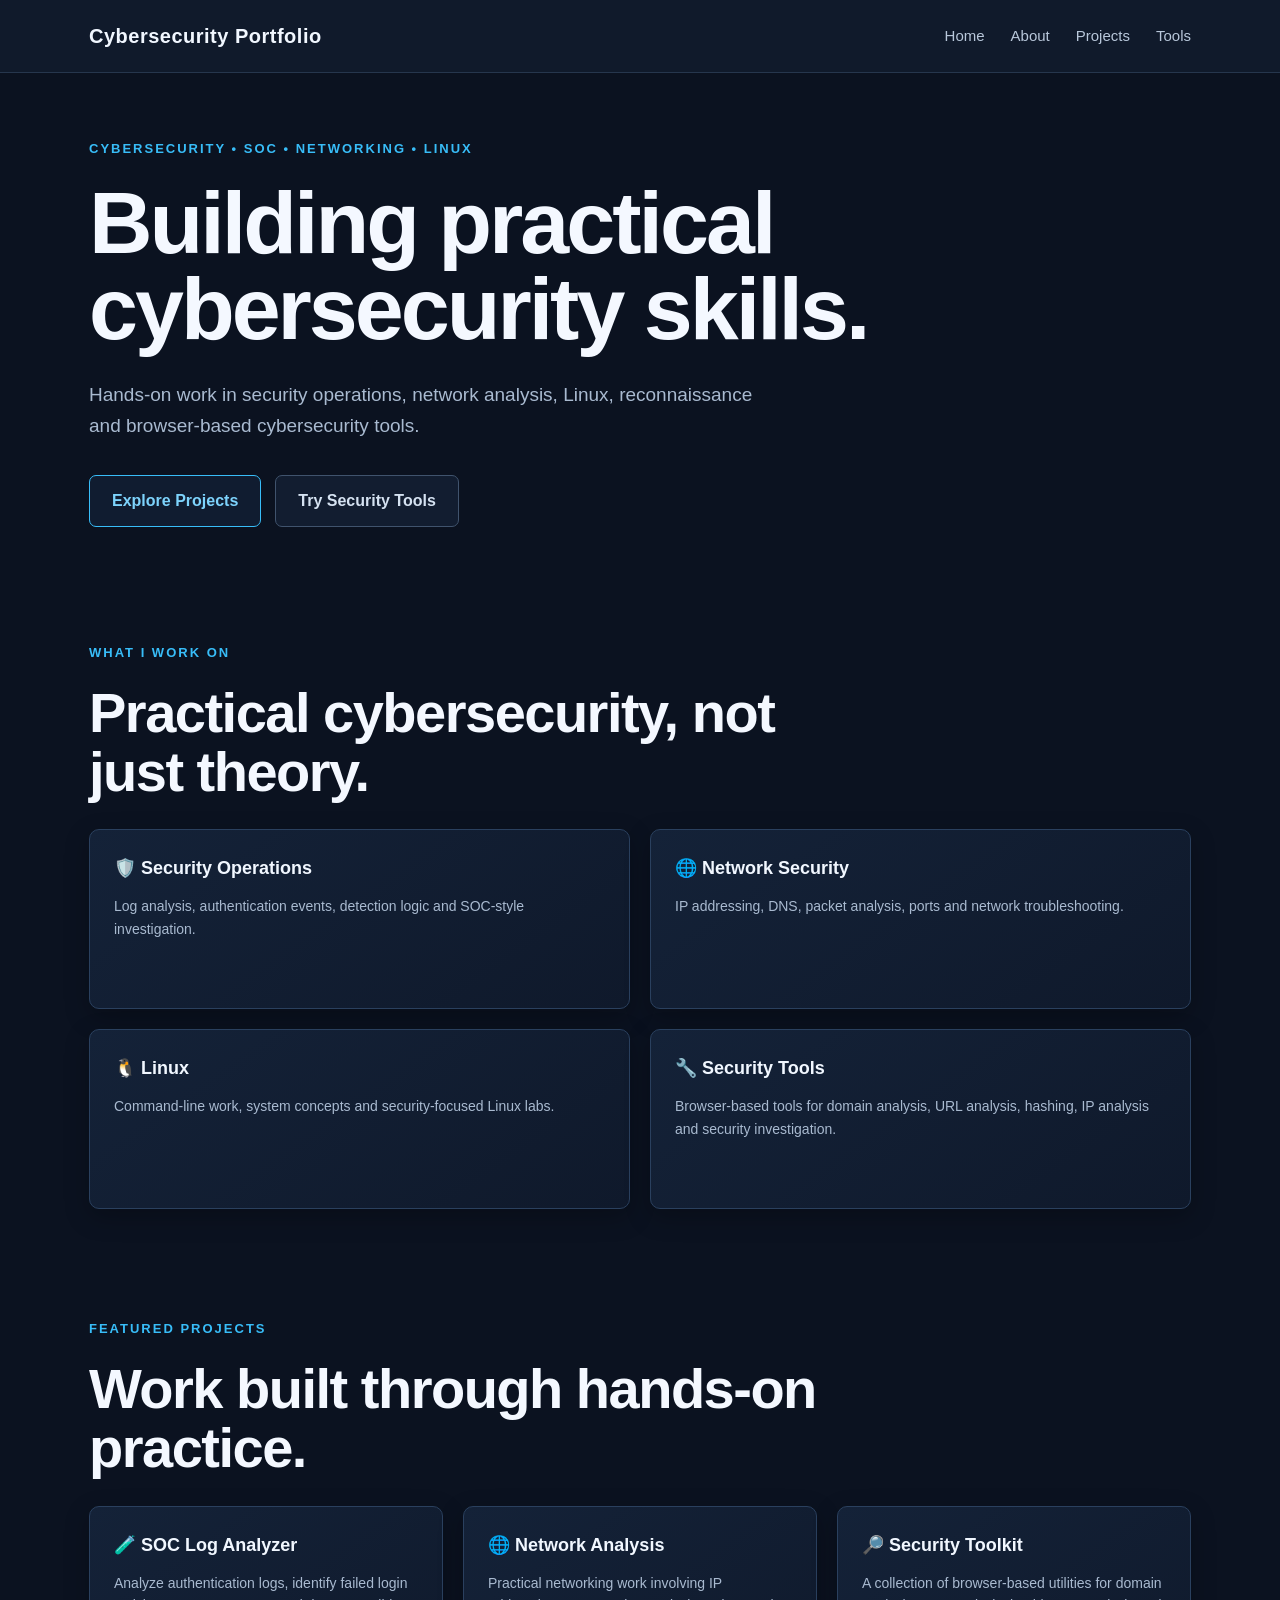
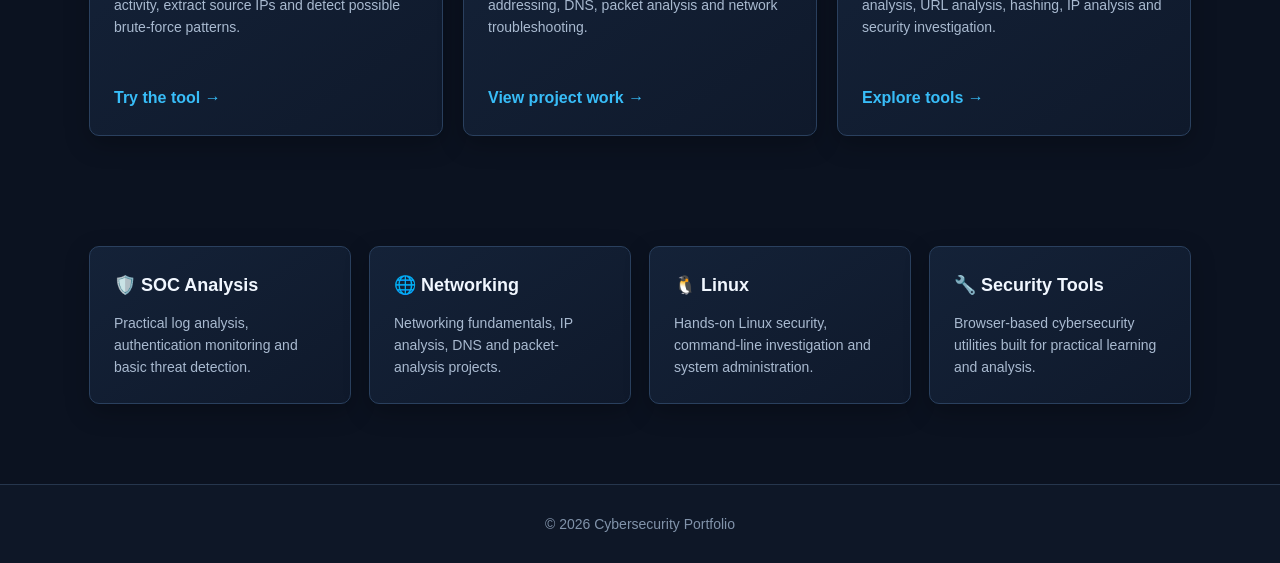
<file: index.html>
<!DOCTYPE html>
<html lang="en">

<head>

    <meta charset="UTF-8">

    <meta
        name="viewport"
        content="width=device-width, initial-scale=1.0"
    >

    <title>
        Cybersecurity Portfolio | SOC Analyst
    </title>

    <meta
        name="description"
        content="Cybersecurity portfolio featuring SOC analysis, networking, Linux, security projects and practical cybersecurity tools."
    >

    <meta
        name="robots"
        content="index, follow"
    >

    <link
        rel="stylesheet"
        href="style.css"
    >

</head>

<body>

<header>

    <nav>

        <div class="logo">
            Cybersecurity Portfolio
        </div>

        <div class="nav-links">

            <a href="index.html">
                Home
            </a>

            <a href="about.html">
                About
            </a>

            <a href="projects.html">
                Projects
            </a>

            <a href="tools.html">
                Tools
            </a>

        </div>

    </nav>

</header>


<main>

<section class="hero">

    <p class="eyebrow">
        CYBERSECURITY • SOC • NETWORKING • LINUX
    </p>

    <h1>
        Building practical
        <br>
        cybersecurity skills.
    </h1>

    <p class="hero-text">
        Hands-on work in security operations, network analysis,
        Linux, reconnaissance and browser-based cybersecurity tools.
    </p>

    <div class="hero-buttons">

        <a
            href="projects.html"
            class="button"
        >
            Explore Projects
        </a>

        <a
            href="tools.html"
            class="button secondary"
        >
            Try Security Tools
        </a>

    </div>

</section>

<section class="work-section">

    <div class="section-heading">

        <p class="eyebrow">
            WHAT I WORK ON
        </p>

        <h2>
            Practical cybersecurity,
            not just theory.
        </h2>

    </div>


    <div class="work-grid">

        <div class="card">

            <h2>🛡️ Security Operations</h2>

            <p>
                Log analysis, authentication events,
                detection logic and SOC-style investigation.
            </p>

        </div>


        <div class="card">

            <h2>🌐 Network Security</h2>

            <p>
                IP addressing, DNS, packet analysis,
                ports and network troubleshooting.
            </p>

        </div>


        <div class="card">

            <h2>🐧 Linux</h2>

            <p>
                Command-line work, system concepts
                and security-focused Linux labs.
            </p>

        </div>


        <div class="card">

            <h2>🔧 Security Tools</h2>

            <p>
                Browser-based tools for domain analysis,
                URL analysis, hashing, IP analysis and
                security investigation.
            </p>

        </div>

    </div>

</section>

<section class="featured-section">

    <div class="section-heading">

        <p class="eyebrow">
            FEATURED PROJECTS
        </p>

        <h2>
            Work built through
            hands-on practice.
        </h2>

    </div>


    <div class="featured-grid">

        <article class="card">

            <h2>🧪 SOC Log Analyzer</h2>

            <p>
                Analyze authentication logs, identify failed
                login activity, extract source IPs and detect
                possible brute-force patterns.
            </p>

            <a
                href="tools.html"
                class="project-link"
            >
                Try the tool →
            </a>

        </article>


        <article class="card">

            <h2>🌐 Network Analysis</h2>

            <p>
                Practical networking work involving IP
                addressing, DNS, packet analysis and
                network troubleshooting.
            </p>

            <a
                href="projects.html"
                class="project-link"
            >
                View project work →
            </a>

        </article>


        <article class="card">

            <h2>🔎 Security Toolkit</h2>

            <p>
                A collection of browser-based utilities for
                domain analysis, URL analysis, hashing,
                IP analysis and security investigation.
            </p>

            <a
                href="tools.html"
                class="project-link"
            >
                Explore tools →
            </a>

        </article>

    </div>

</section>


    <section class="highlights">

        <div class="card">

            <h2>🛡️ SOC Analysis</h2>

            <p>
                Practical log analysis, authentication
                monitoring and basic threat detection.
            </p>

        </div>


        <div class="card">

            <h2>🌐 Networking</h2>

            <p>
                Networking fundamentals, IP analysis,
                DNS and packet-analysis projects.
            </p>

        </div>


        <div class="card">

            <h2>🐧 Linux</h2>

            <p>
                Hands-on Linux security, command-line
                investigation and system administration.
            </p>

        </div>


        <div class="card">

            <h2>🔧 Security Tools</h2>

            <p>
                Browser-based cybersecurity utilities
                built for practical learning and analysis.
            </p>

        </div>

    </section>

</main>


<footer>

    <p>
        © 2026 Cybersecurity Portfolio
    </p>

</footer>


<script src="script.js"></script>

</body>

</html>
</file>
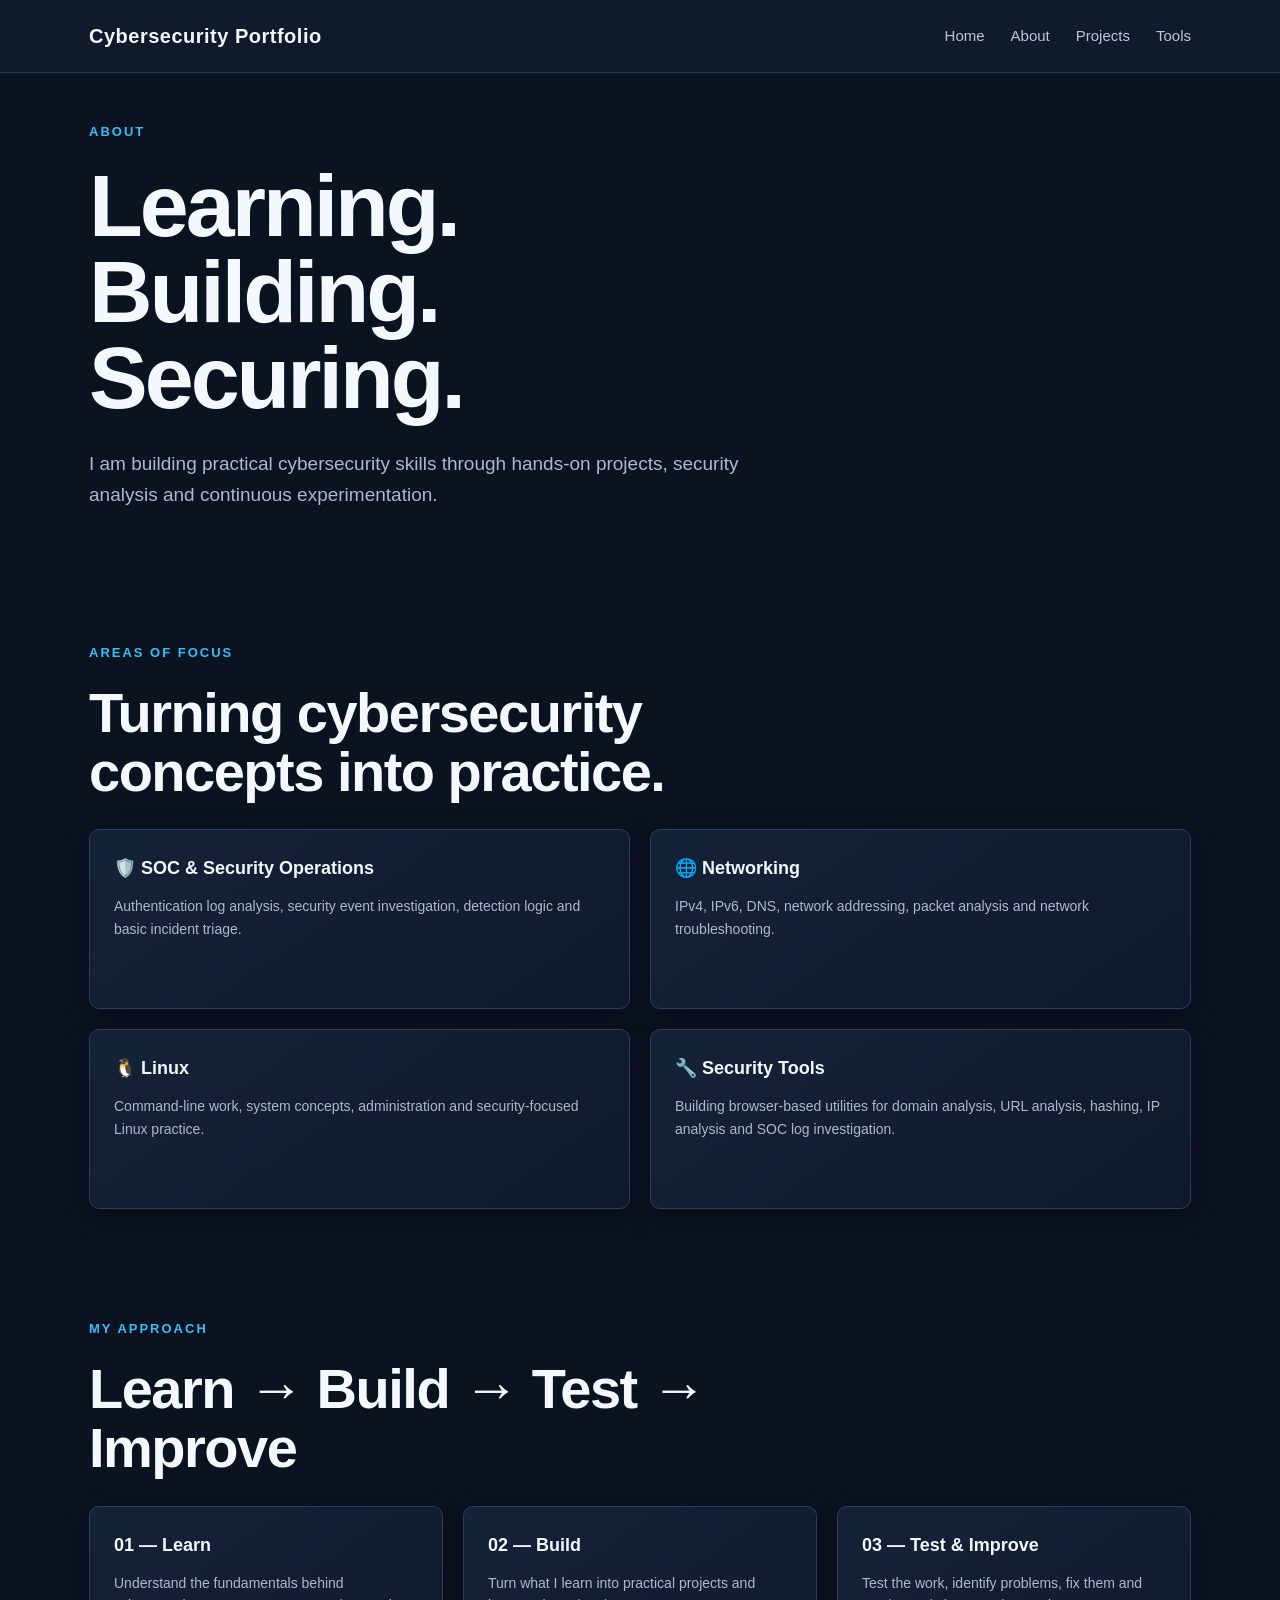
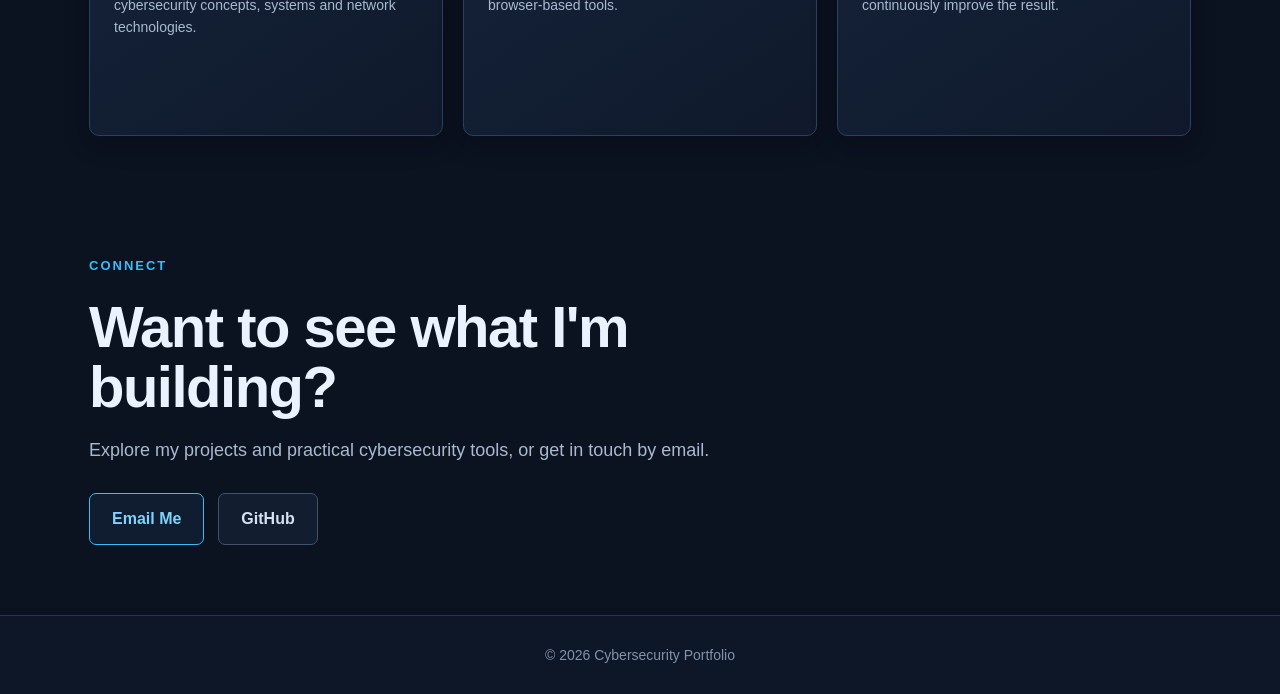
<file: about.html>
<!DOCTYPE html>
<html lang="en">

<head>

    <meta charset="UTF-8">

    <meta
        name="viewport"
        content="width=device-width, initial-scale=1.0"
    >

    <title>About | Cybersecurity Portfolio</title>

    <meta
        name="description"
        content="Learn about my hands-on cybersecurity work across SOC analysis, networking, Linux and security tools."
    >

    <meta
        name="robots"
        content="index, follow"
    >

    <link rel="stylesheet" href="style.css">

</head>


<body>


<header>

    <nav>

        <div class="logo">
            Cybersecurity Portfolio
        </div>

        <div class="nav-links">

            <a href="index.html">Home</a>

            <a href="about.html">About</a>

            <a href="projects.html">Projects</a>

            <a href="tools.html">Tools</a>

        </div>

    </nav>

</header>



<main>


    <!-- ABOUT HERO -->

    <section class="hero">

        <p class="eyebrow">
            ABOUT
        </p>

        <h1>
            Learning.
            <br>
            Building.
            <br>
            Securing.
        </h1>

        <p class="hero-text">
            I am building practical cybersecurity skills through
            hands-on projects, security analysis and continuous
            experimentation.
        </p>

    </section>



    <!-- AREAS OF FOCUS -->

    <section class="work-section">

        <div class="section-heading">

            <p class="eyebrow">
                AREAS OF FOCUS
            </p>

            <h2>
                Turning cybersecurity
                concepts into practice.
            </h2>

        </div>


        <div class="work-grid">


            <div class="card">

                <h2>
                    🛡️ SOC & Security Operations
                </h2>

                <p>
                    Authentication log analysis, security
                    event investigation, detection logic
                    and basic incident triage.
                </p>

            </div>


            <div class="card">

                <h2>
                    🌐 Networking
                </h2>

                <p>
                    IPv4, IPv6, DNS, network addressing,
                    packet analysis and network
                    troubleshooting.
                </p>

            </div>


            <div class="card">

                <h2>
                    🐧 Linux
                </h2>

                <p>
                    Command-line work, system concepts,
                    administration and security-focused
                    Linux practice.
                </p>

            </div>


            <div class="card">

                <h2>
                    🔧 Security Tools
                </h2>

                <p>
                    Building browser-based utilities for
                    domain analysis, URL analysis, hashing,
                    IP analysis and SOC log investigation.
                </p>

            </div>


        </div>

    </section>



    <!-- APPROACH -->

    <section class="featured-section">

        <div class="section-heading">

            <p class="eyebrow">
                MY APPROACH
            </p>

            <h2>
                Learn → Build → Test → Improve
            </h2>

        </div>


        <div class="featured-grid">


            <article class="card">

                <h2>
                    01 — Learn
                </h2>

                <p>
                    Understand the fundamentals behind
                    cybersecurity concepts, systems and
                    network technologies.
                </p>

            </article>


            <article class="card">

                <h2>
                    02 — Build
                </h2>

                <p>
                    Turn what I learn into practical
                    projects and browser-based tools.
                </p>

            </article>


            <article class="card">

                <h2>
                    03 — Test & Improve
                </h2>

                <p>
                    Test the work, identify problems,
                    fix them and continuously improve
                    the result.
                </p>

            </article>


        </div>

    </section>



    <!-- CONNECT -->

    <section class="contact-section">

        <p class="eyebrow">
            CONNECT
        </p>

        <h2>
            Want to see what I'm building?
        </h2>

        <p>
            Explore my projects and practical cybersecurity
            tools, or get in touch by email.
        </p>


        <div class="hero-buttons">

            <a
                href="mailto:analyst0555@gmail.com"
                class="button"
            >
                Email Me
            </a>


            <a
                href="https://github.com/analyst0555-cyber"
                class="button secondary"
                target="_blank"
                rel="noopener noreferrer"
            >
                GitHub
            </a>

        </div>

    </section>


</main>



<footer>

    <p>
        © 2026 Cybersecurity Portfolio
    </p>

</footer>



<script src="script.js"></script>


</body>

</html>
</file>
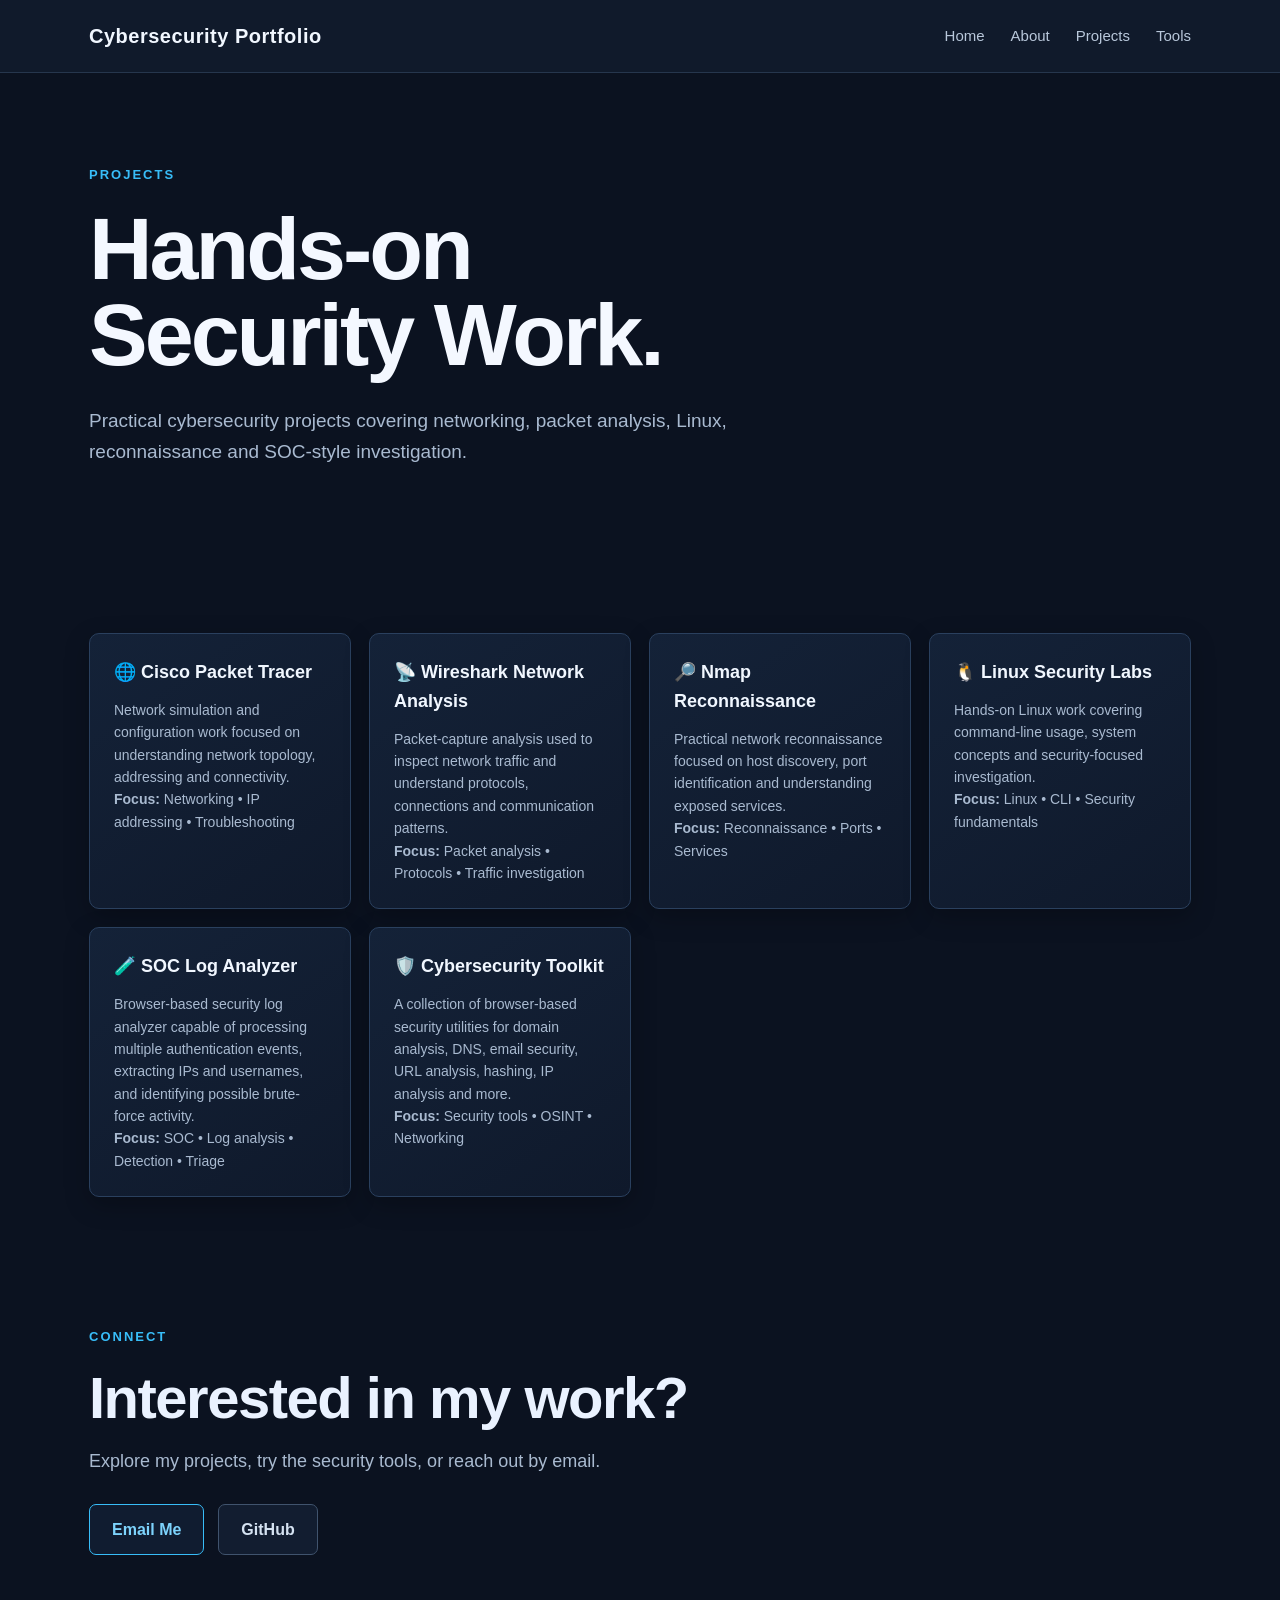
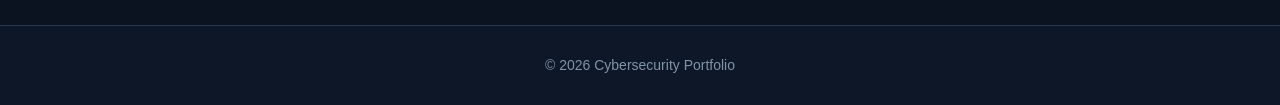
<file: projects.html>
<!DOCTYPE html>
<html lang="en">

<head>

    <meta charset="UTF-8">

    <meta
        name="viewport"
        content="width=device-width, initial-scale=1.0"
    >

    <title>Projects | Cybersecurity Portfolio</title>

    <meta
        name="description"
        content="Hands-on cybersecurity projects covering SOC analysis, networking, Linux, packet analysis and security tooling."
    >

    <meta
        name="robots"
        content="index, follow"
    >

    <link rel="stylesheet" href="style.css">

</head>


<body>


<header>

    <nav>

        <div class="logo">
            Cybersecurity Portfolio
        </div>


        <div class="nav-links">

            <a href="index.html">Home</a>

            <a href="about.html">About</a>

            <a href="projects.html">Projects</a>

            <a href="tools.html">Tools</a>

        </div>

    </nav>

</header>



<main>


    <!-- PROJECT HERO -->

    <section class="hero">

        <p class="eyebrow">
            PROJECTS
        </p>

        <h1>
            Hands-on
            <br>
            Security Work.
        </h1>

        <p class="hero-text">
            Practical cybersecurity projects covering
            networking, packet analysis, Linux,
            reconnaissance and SOC-style investigation.
        </p>

    </section>



    <!-- PROJECTS -->

    <section class="highlights">


        <!-- Cisco Packet Tracer -->

        <article class="card">

            <h2>
                🌐 Cisco Packet Tracer
            </h2>

            <p>
                Network simulation and configuration work
                focused on understanding network topology,
                addressing and connectivity.
            </p>

            <p>
                <strong>Focus:</strong>
                Networking • IP addressing • Troubleshooting
            </p>

        </article>



        <!-- Wireshark -->

        <article class="card">

            <h2>
                📡 Wireshark Network Analysis
            </h2>

            <p>
                Packet-capture analysis used to inspect
                network traffic and understand protocols,
                connections and communication patterns.
            </p>

            <p>
                <strong>Focus:</strong>
                Packet analysis • Protocols • Traffic investigation
            </p>

        </article>



        <!-- Nmap -->

        <article class="card">

            <h2>
                🔎 Nmap Reconnaissance
            </h2>

            <p>
                Practical network reconnaissance focused on
                host discovery, port identification and
                understanding exposed services.
            </p>

            <p>
                <strong>Focus:</strong>
                Reconnaissance • Ports • Services
            </p>

        </article>



        <!-- Linux -->

        <article class="card">

            <h2>
                🐧 Linux Security Labs
            </h2>

            <p>
                Hands-on Linux work covering command-line
                usage, system concepts and security-focused
                investigation.
            </p>

            <p>
                <strong>Focus:</strong>
                Linux • CLI • Security fundamentals
            </p>

        </article>



        <!-- SOC Log Analyzer -->

        <article class="card">

            <h2>
                🧪 SOC Log Analyzer
            </h2>

            <p>
                Browser-based security log analyzer capable
                of processing multiple authentication events,
                extracting IPs and usernames, and identifying
                possible brute-force activity.
            </p>

            <p>
                <strong>Focus:</strong>
                SOC • Log analysis • Detection • Triage
            </p>

        </article>



        <!-- Cybersecurity Toolkit -->

        <article class="card">

            <h2>
                🛡️ Cybersecurity Toolkit
            </h2>

            <p>
                A collection of browser-based security
                utilities for domain analysis, DNS,
                email security, URL analysis, hashing,
                IP analysis and more.
            </p>

            <p>
                <strong>Focus:</strong>
                Security tools • OSINT • Networking
            </p>

        </article>


    </section>



    <!-- CONTACT -->

    <section class="contact-section">

    <p class="eyebrow">
        CONNECT
    </p>

    <h2>
        Interested in my work?
    </h2>

    <p>
        Explore my projects, try the security tools,
        or reach out by email.
    </p>

    <div class="hero-buttons">

        <a
            href="mailto:analyst0555@gmail.com"
            class="button"
        >
            Email Me
        </a>

        <a
            href="https://github.com/analyst0555-cyber"
            class="button secondary"
            target="_blank"
            rel="noopener noreferrer"
        >
            GitHub
        </a>

    </div>

</section>


</main>



<footer>

    <p>
        © 2026 Cybersecurity Portfolio
    </p>

</footer>



<script src="script.js"></script>


</body>

</html>
</file>
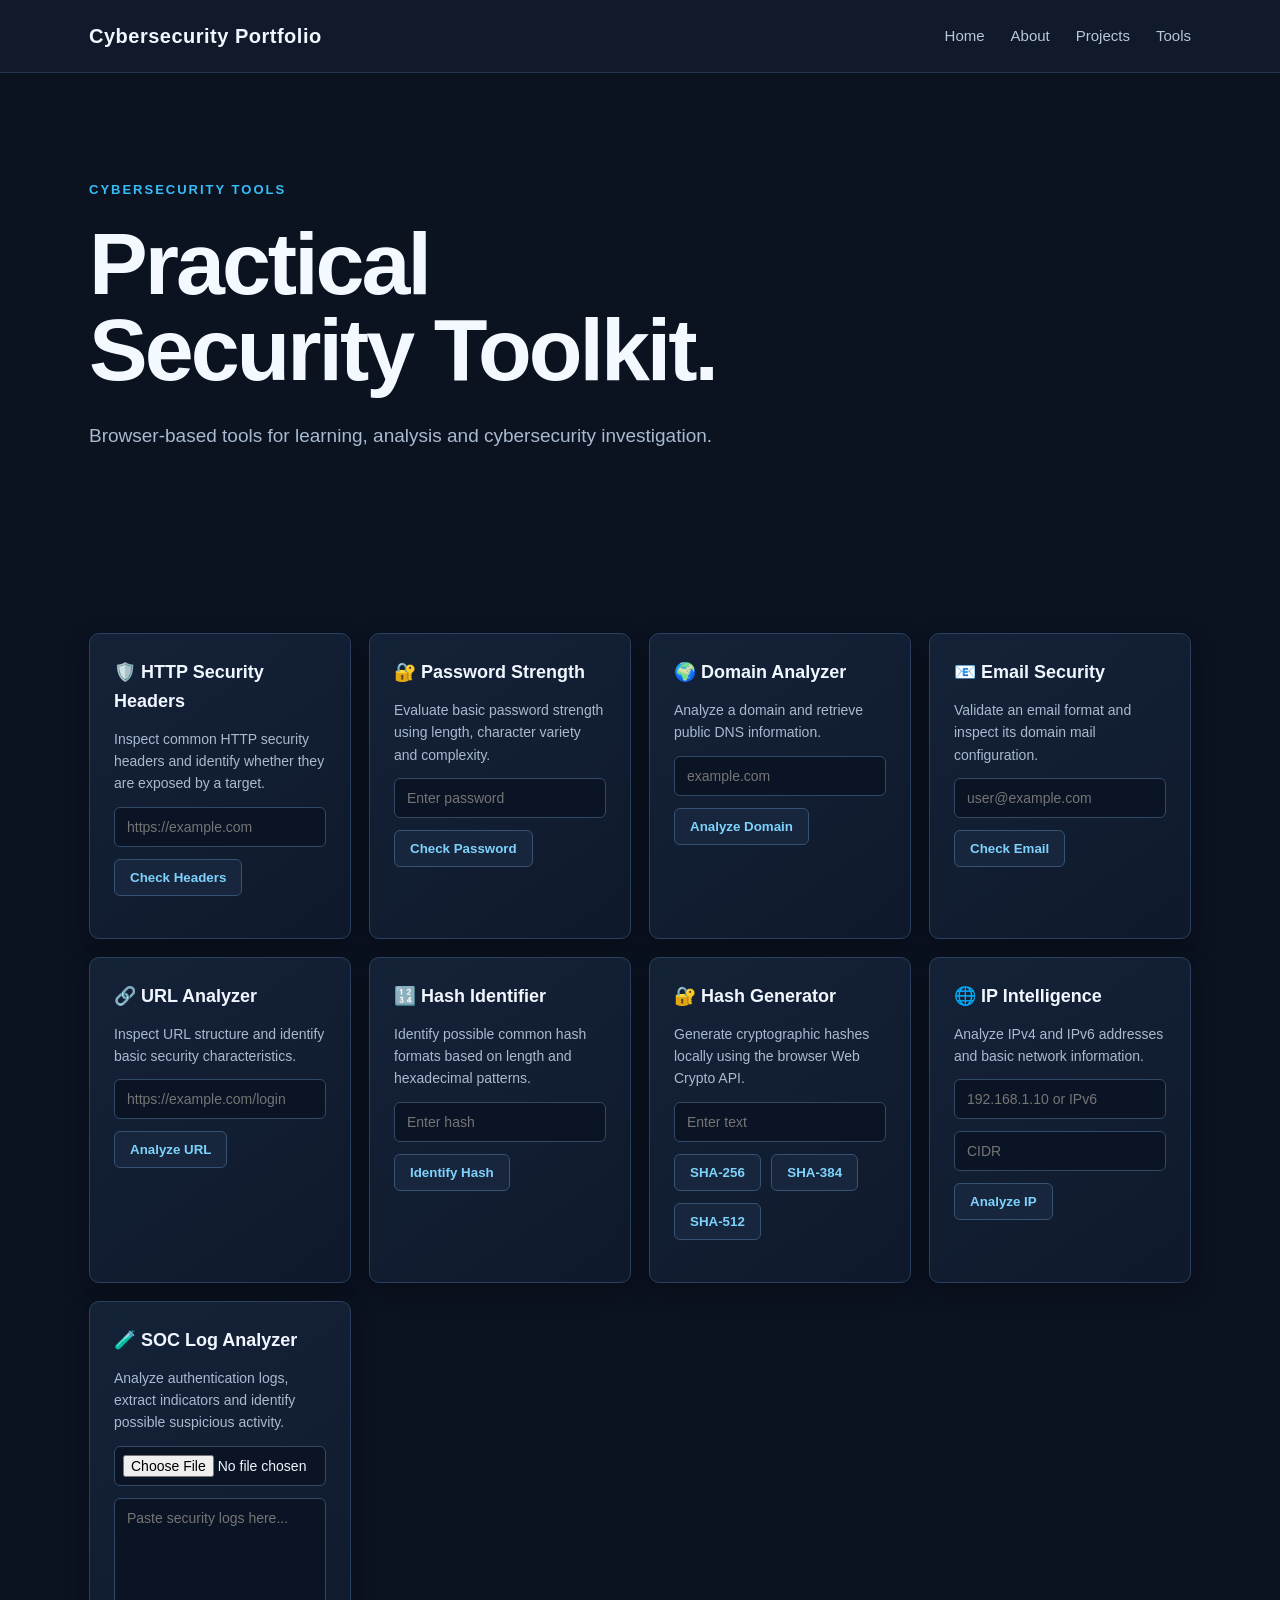
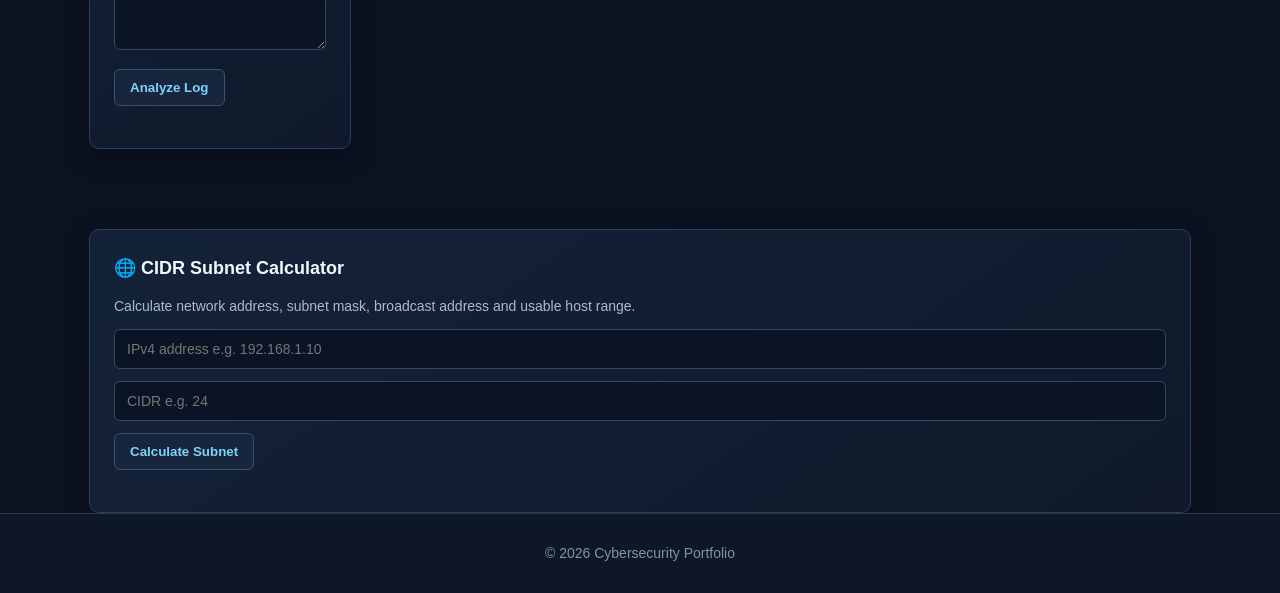
<file: tools.html>
<!DOCTYPE html>
<html lang="en">

<head>

    <meta charset="UTF-8">

    <meta
        name="viewport"
        content="width=device-width, initial-scale=1.0"
    >

    <title>Cybersecurity Tools | Security Toolkit</title>

    <meta
        name="description"
        content="Practical browser-based cybersecurity tools for domain analysis, DNS, email security, URL analysis, hashing, IP analysis and SOC log analysis."
    >

    <meta
        name="robots"
        content="index, follow"
    >

    <link rel="stylesheet" href="style.css">

</head>

<body>

<header>

    <nav>

        <div class="logo">
            Cybersecurity Portfolio
        </div>

        <div class="nav-links">

            <a href="index.html">Home</a>

            <a href="about.html">About</a>

            <a href="projects.html">Projects</a>

            <a href="tools.html">Tools</a>

        </div>

    </nav>

</header>


<main>

    <section class="hero">

        <p class="eyebrow">
            CYBERSECURITY TOOLS
        </p>

        <h1>
            Practical
            <br>
            Security Toolkit.
        </h1>

        <p class="hero-text">
            Browser-based tools for learning, analysis
            and cybersecurity investigation.
        </p>

    </section>


    <section class="highlights">

        <!-- HTTP SECURITY HEADERS -->

<div class="card">

    <h2>🛡️ HTTP Security Headers</h2>

    <p>
        Inspect common HTTP security headers and
        identify whether they are exposed by a target.
    </p>

    <input
        type="text"
        id="securityHeadersURL"
        placeholder="https://example.com"
    >

    <button
        type="button"
        onclick="analyzeSecurityHeaders()"
    >
        Check Headers
    </button>

    <div id="securityHeadersResult"></div>

</div>


        <!-- PASSWORD -->

        <div class="card">

            <h2>🔐 Password Strength</h2>

            <p>
                Evaluate basic password strength using
                length, character variety and complexity.
            </p>

            <input
                type="password"
                id="password"
                placeholder="Enter password"
            >

            <button
                type="button"
                onclick="checkPassword()"
            >
                Check Password
            </button>

            <p id="result"></p>

        </div>


        <!-- DOMAIN -->

        <div class="card">

            <h2>🌍 Domain Analyzer</h2>

            <p>
                Analyze a domain and retrieve public DNS
                information.
            </p>

            <input
                type="text"
                id="domainInput"
                placeholder="example.com"
            >

            <button
                type="button"
                onclick="analyzeDomain()"
            >
                Analyze Domain
            </button>

            <div id="domainResult"></div>

        </div>


        <!-- EMAIL -->

        <div class="card">

            <h2>📧 Email Security</h2>

            <p>
                Validate an email format and inspect its
                domain mail configuration.
            </p>

            <input
                type="email"
                id="emailInput"
                placeholder="user@example.com"
            >

            <button
                type="button"
                onclick="checkEmailSecurity()"
            >
                Check Email
            </button>

            <div id="emailResult"></div>

        </div>


        <!-- URL -->

        <div class="card">

            <h2>🔗 URL Analyzer</h2>

            <p>
                Inspect URL structure and identify basic
                security characteristics.
            </p>

            <input
                type="text"
                id="urlAnalyzerInput"
                placeholder="https://example.com/login"
            >

            <button
                type="button"
                onclick="analyzeURL()"
            >
                Analyze URL
            </button>

            <div id="urlAnalyzerResult"></div>

        </div>


        <!-- HASH IDENTIFIER -->

        <div class="card">

            <h2>🔢 Hash Identifier</h2>

            <p>
                Identify possible common hash formats based
                on length and hexadecimal patterns.
            </p>

            <input
                type="text"
                id="hashInput"
                placeholder="Enter hash"
            >

            <button
                type="button"
                onclick="identifyHash()"
            >
                Identify Hash
            </button>

            <div id="hashResult"></div>

        </div>


        <!-- HASH GENERATOR -->

        <div class="card">

            <h2>🔐 Hash Generator</h2>

            <p>
                Generate cryptographic hashes locally
                using the browser Web Crypto API.
            </p>

            <input
                type="text"
                id="hashTextInput"
                placeholder="Enter text"
            >

            <button
                type="button"
                onclick="generateHash('SHA-256')"
            >
                SHA-256
            </button>

            <button
                type="button"
                onclick="generateHash('SHA-384')"
            >
                SHA-384
            </button>

            <button
                type="button"
                onclick="generateHash('SHA-512')"
            >
                SHA-512
            </button>

            <div id="hashGenerateResult"></div>

        </div>


        <!-- IP -->

        <div class="card">

            <h2>🌐 IP Intelligence</h2>

            <p>
                Analyze IPv4 and IPv6 addresses and
                basic network information.
            </p>

            <input
                type="text"
                id="ipInput"
                placeholder="192.168.1.10 or IPv6"
            >

            <input
                type="number"
                id="cidrInput"
                placeholder="CIDR"
                min="0"
                max="128"
            >

            <button
                type="button"
                onclick="analyzeIP()"
            >
                Analyze IP
            </button>

            <div id="ipResult"></div>

        </div>


        <!-- SOC -->

        <div class="card">

            <h2>🧪 SOC Log Analyzer</h2>

            <p>
                Analyze authentication logs, extract
                indicators and identify possible suspicious
                activity.
            </p>

            <input
                type="file"
                id="logFile"
                accept=".log,.txt"
                onchange="loadLogFile()"
            >

            <textarea
                id="logInput"
                rows="8"
                placeholder="Paste security logs here..."
            ></textarea>

            <button
                type="button"
                onclick="analyzeLog()"
            >
                Analyze Log
            </button>

            <div id="logResult"></div>

        </div>


    </section>

    <!-- CIDR SUBNET CALCULATOR -->

<div class="card">

    <h2>🌐 CIDR Subnet Calculator</h2>

    <p>
        Calculate network address, subnet mask,
        broadcast address and usable host range.
    </p>

    <input
        type="text"
        id="subnetIP"
        placeholder="IPv4 address e.g. 192.168.1.10"
    >

    <input
        type="number"
        id="subnetCIDR"
        min="0"
        max="32"
        placeholder="CIDR e.g. 24"
    >

    <button
        type="button"
        onclick="calculateSubnet()"
    >
        Calculate Subnet
    </button>

    <div id="subnetResult"></div>

</div>

</main>


<footer>

    <p>
        © 2026 Cybersecurity Portfolio
    </p>

</footer>

<script src="script.js"></script>

</body>

</html>
</file>
<file: style.css>
/* ================================
   GLOBAL
   ================================ */

* {
    box-sizing: border-box;
    margin: 0;
    padding: 0;
}

html {
    scroll-behavior: smooth;
}

body {
    font-family: Arial, Helvetica, sans-serif;
    background: #0b1220;
    color: #eaf2ff;
    line-height: 1.6;
}

a {
    color: inherit;
    text-decoration: none;
}


/* ================================
   HEADER
   ================================ */

header {
    width: 100%;
    border-bottom: 1px solid #26364d;
    background: #101a2b;
}

nav {
    max-width: 1150px;
    margin: auto;
    padding: 20px 24px;

    display: flex;
    justify-content: space-between;
    align-items: center;
}

.logo {
    font-size: 20px;
    font-weight: bold;
    color: #f1f7ff;
    letter-spacing: 0.5px;
}

.nav-links {
    display: flex;
    gap: 26px;
}

.nav-links a {
    color: #b8c7da;
    font-size: 15px;
    transition: 0.2s;
}

.nav-links a:hover {
    color: #60a5fa;
}


/* ================================
   MAIN
   ================================ */

main {
    max-width: 1150px;
    margin: auto;
    padding: 0 24px;
}


/* ================================
   HERO
   ================================ */

.hero {
    min-height: 620px;

    display: flex;
    flex-direction: column;
    justify-content: center;

    max-width: 850px;
}

.eyebrow {
    color: #38bdf8;
    font-size: 13px;
    font-weight: bold;
    letter-spacing: 2px;
    margin-bottom: 20px;
}

.hero h1 {
    font-size: clamp(48px, 8vw, 88px);
    line-height: 0.98;
    letter-spacing: -3px;
    margin-bottom: 28px;
    color: #f4f8ff;
}

.hero-text {
    max-width: 680px;
    color: #a9bad0;
    font-size: 19px;
    margin-bottom: 34px;
}


/* ================================
   BUTTONS
   ================================ */

.hero-buttons {
    display: flex;
    gap: 14px;
    flex-wrap: wrap;
}

.button {
    display: inline-block;

    padding: 12px 22px;

    border: 1px solid #38bdf8;
    border-radius: 7px;

    color: #7dd3fc;

    font-weight: bold;

    background: #101c30;

    transition: 0.2s;
}

.button:hover {
    background: #38bdf8;
    color: #07101d;
}

.button.secondary {
    border-color: #40536d;
    color: #d5e2f1;
    background: #121d30;
}

.button.secondary:hover {
    background: #243550;
    color: #ffffff;
}


/* ================================
   HIGHLIGHTS / CARDS
   ================================ */

.highlights {
    display: grid;
    grid-template-columns: repeat(4, 1fr);
    gap: 18px;

    padding: 40px 0 80px;
}

.card {
    background: linear-gradient(
        145deg,
        #142238,
        #0f192b
    );

    border: 1px solid #2a405e;
    border-radius: 10px;

    padding: 24px;

    box-shadow:
        0 8px 25px rgba(0, 0, 0, 0.25);

    transition:
        transform 0.2s,
        border-color 0.2s,
        box-shadow 0.2s;
}

.card:hover {
    transform: translateY(-4px);
    border-color: #3b82f6;

    box-shadow:
        0 12px 30px rgba(0, 0, 0, 0.35);
}

.card h2 {
    font-size: 18px;
    margin-bottom: 12px;
    color: #f1f7ff;
}

.card h3 {
    color: #dcecff;
}

.card p {
    color: #a9bad0;
    font-size: 14px;
}


/* ================================
   TOOL CONTROLS
   ================================ */

.card input,
.card textarea {
    width: 100%;
    margin-top: 12px;
    padding: 11px 12px;

    background: #0a1424;
    color: #edf6ff;

    border: 1px solid #334a67;
    border-radius: 6px;

    font-family: inherit;
    font-size: 14px;
}

.card textarea {
    resize: vertical;
    min-height: 140px;
}

.card input:focus,
.card textarea:focus {
    outline: none;
    border-color: #38bdf8;

    box-shadow:
        0 0 0 2px rgba(56, 189, 248, 0.12);
}


/* ================================
   TOOL BUTTONS
   ================================ */

.card button {
    margin-top: 12px;
    margin-right: 6px;

    padding: 10px 15px;

    background: #17263d;
    color: #7dd3fc;

    border: 1px solid #385271;
    border-radius: 6px;

    cursor: pointer;

    font-weight: bold;

    transition: 0.2s;
}

.card button:hover {
    background: #38bdf8;
    color: #07101d;
    border-color: #38bdf8;
}


/* ================================
   TOOL RESULTS
   ================================ */

.card > div {
    margin-top: 18px;
}

.card ul {
    margin: 10px 0 15px 20px;
}

.card li {
    color: #b4c4d8;
    margin-bottom: 5px;
}

.card pre {
    overflow-x: auto;
    white-space: pre-wrap;
    word-break: break-word;

    padding: 12px;

    background: #091322;
    border: 1px solid #304663;
    border-radius: 6px;

    color: #86efac;

    font-size: 13px;
}


/* ================================
   FILE INPUT
   ================================ */

.card input[type="file"] {
    padding: 8px;
    cursor: pointer;
}


/* ================================
   FOOTER
   ================================ */

footer {
    border-top: 1px solid #26364d;

    text-align: center;

    padding: 28px 20px;

    color: #8193aa;

    font-size: 14px;

    background: #0e1727;
}


/* ================================
   MOBILE
   ================================ */

@media (max-width: 850px) {

    .highlights {
        grid-template-columns: repeat(2, 1fr);
    }

}


@media (max-width: 600px) {

    nav {
        flex-direction: column;
        gap: 16px;
        text-align: center;
    }

    .nav-links {
        gap: 18px;
        flex-wrap: wrap;
        justify-content: center;
    }

    .hero {
        min-height: 520px;
    }

    .hero h1 {
        font-size: 52px;
        letter-spacing: -2px;
    }

    .hero-text {
        font-size: 17px;
    }

    .highlights {
        grid-template-columns: 1fr;
    }

    main {
        padding: 0 18px;
    }

    .card button {
        width: 100%;
        margin-right: 0;
    }

}
/* ================================
   WORK SECTION
   ================================ */

.work-section {
    padding: 80px 0;
}

.section-heading {
    max-width: 750px;
    margin-bottom: 40px;
}

.section-heading h2 {
    font-size: clamp(34px, 5vw, 56px);
    line-height: 1.05;
    letter-spacing: -1.5px;
    color: #f4f8ff;
}

.work-grid {
    display: grid;
    grid-template-columns: repeat(2, 1fr);
    gap: 20px;
}

.work-grid .card {
    min-height: 180px;
}

@media (max-width: 600px) {

    .work-grid {
        grid-template-columns: 1fr;
    }

}
/* ================================
   FEATURED PROJECTS
   ================================ */

.featured-section {
    padding: 40px 0 100px;
}

.featured-grid {
    display: grid;
    grid-template-columns: repeat(3, 1fr);
    gap: 20px;
}

.featured-grid .card {
    min-height: 230px;
    display: flex;
    flex-direction: column;
}

.project-link {
    margin-top: auto;
    padding-top: 20px;

    color: #38bdf8;
    font-weight: bold;

    transition: 0.2s;
}

.project-link:hover {
    color: #7dd3fc;
    transform: translateX(3px);
}

@media (max-width: 850px) {

    .featured-grid {
        grid-template-columns: 1fr;
    }

}
/* ================================
   CONTACT SECTION
   ================================ */

.contact-section {
    padding: 80px 0 100px;
    max-width: 750px;
}

.contact-section h2 {
    font-size: clamp(36px, 5vw, 58px);
    line-height: 1.05;
    letter-spacing: -1.5px;
    margin-bottom: 18px;
}

.contact-section p:not(.eyebrow) {
    color: #a9bad0;
    font-size: 18px;
    margin-bottom: 28px;
}
/* ================================
   HOMEPAGE SPACING FIX
   ================================ */

.hero {
    min-height: 520px;
}

.work-section {
    padding: 50px 0 60px;
}

.featured-section {
    padding: 50px 0 70px;
}

.contact-section {
    padding: 50px 0 70px;
}

.section-heading {
    margin-bottom: 28px;
}
</file>
